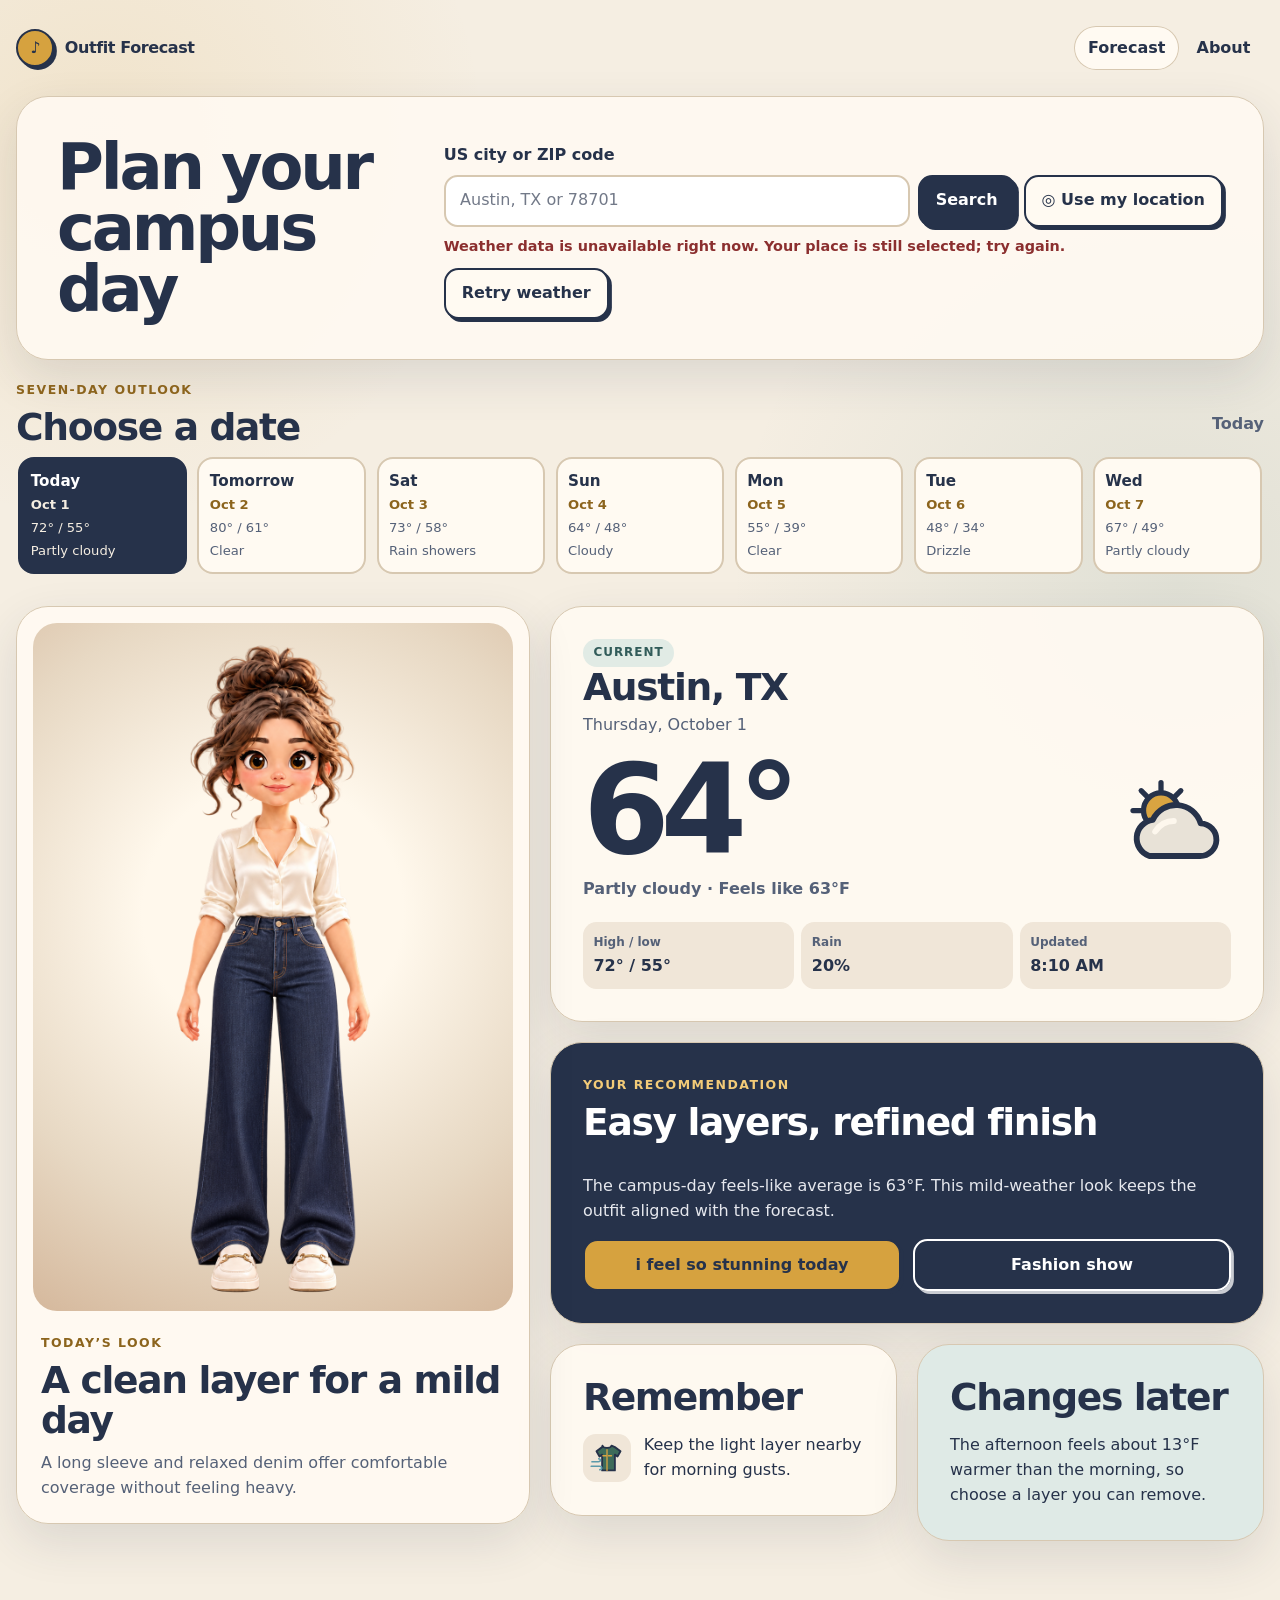
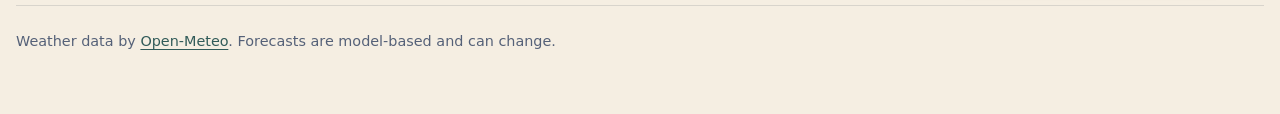
<file: index.html>
<!doctype html>
<html lang="en">
  <head>
    <meta charset="utf-8">
    <meta name="viewport" content="width=device-width, initial-scale=1">
    <meta name="theme-color" content="#f5eee2">
    <meta name="description" content="A weather-based outfit planner for US college students.">
    <title>Outfit Forecast</title>
    <link rel="stylesheet" href="styles.css">
    <script type="module" src="src/main.js"></script>
  </head>
  <body>
    <a class="skip-link" href="#main-content">Skip to the forecast</a>
    <header class="site-header">
      <a class="brand" href="index.html" aria-label="Outfit Forecast home">
        <span class="brand-mark" aria-hidden="true">♪</span>
        <span>Outfit Forecast</span>
      </a>
      <nav aria-label="Primary navigation">
        <a aria-current="page" href="index.html">Forecast</a>
        <a href="about.html">About</a>
      </nav>
    </header>

    <main class="forecast-main" id="main-content">
      <section class="control-panel" aria-labelledby="location-heading">
        <h1 class="eyebrow location-heading" id="location-heading">Plan your campus day</h1>
        <form class="location-form" id="location-form" novalidate>
          <label for="location-query">US city or ZIP code</label>
          <div class="field-row">
            <input id="location-query" name="location" autocomplete="postal-code" placeholder="Austin, TX or 78701" aria-describedby="location-message" aria-controls="location-results">
            <button class="button button-primary" type="submit">Search</button>
            <button class="button button-secondary location-button" id="use-location" type="button">
              <span aria-hidden="true">◎</span> Use my location
            </button>
          </div>
          <p class="field-message" id="location-message">Choose a place to update the seven-day outlook.</p>
          <div class="location-results" id="location-results" hidden>
            <p><strong>Select a location</strong></p>
            <div id="location-result-list" role="group" aria-label="Matching US locations"></div>
          </div>
          <button class="button button-secondary retry-button" id="retry-weather" type="button" hidden>Retry weather</button>
        </form>
      </section>

      <section class="date-section" aria-labelledby="date-heading">
        <div class="section-heading">
          <div>
            <p class="eyebrow">Seven-day outlook</p>
            <h2 id="date-heading">Choose a date</h2>
          </div>
          <p id="selected-date-label">Today</p>
        </div>
        <div class="date-strip" id="date-strip" role="group" aria-label="Forecast dates"></div>
      </section>

      <div class="forecast-layout">
        <section class="character-panel" aria-labelledby="outfit-heading">
          <div class="character-frame">
            <div class="character-stage">
              <img id="character-image" src="assets/characters/final/character-mild-b.png" alt="Character wearing a cropped camel trench, navy top, and cream trousers">
              <div class="wearable-layers" id="wearable-layers" aria-hidden="true"></div>
            </div>
            <div class="celebration-layer" id="celebration-layer" aria-hidden="true"></div>
          </div>
          <button class="button button-secondary fashion-show-mobile" id="fashion-show" data-fashion-show type="button">Fashion show</button>
          <button class="button button-celebrate affirmation-mobile" id="affirmation" data-affirmation type="button">i feel so stunning today</button>
          <p class="affirmation-feedback affirmation-feedback-mobile" id="affirmation-feedback" hidden>Stunning confirmed <span aria-hidden="true">✦</span></p>
          <div class="character-copy">
            <p class="eyebrow">Today’s look</p>
            <h2 id="outfit-heading">Polished layers for a full day</h2>
            <p id="outfit-summary">A light jacket and tailored trousers handle a mild morning without feeling heavy later.</p>
          </div>
        </section>

        <div class="forecast-details">
          <section class="weather-card" aria-labelledby="weather-heading">
            <div class="weather-place">
              <p class="status-pill" id="forecast-status">Current</p>
              <h2 id="weather-heading"><span id="place-name">Austin, TX</span></h2>
              <p id="weather-date">Thursday, October 1</p>
            </div>
            <img id="weather-icon" src="assets/icons/weather/final/partly-cloudy.svg" alt="Partly cloudy">
            <div class="temperature-block">
              <p class="temperature"><span id="temperature">64</span><span aria-hidden="true">°</span><span class="sr-only"> degrees Fahrenheit</span></p>
              <p><span id="condition">Partly cloudy</span> · Feels like <span id="feels-like">63°F</span></p>
            </div>
            <dl class="weather-facts">
              <div><dt>High / low</dt><dd id="high-low">72° / 55°</dd></div>
              <div><dt>Rain</dt><dd id="precipitation">20%</dd></div>
              <div><dt>Updated</dt><dd id="updated-time">8:10 AM</dd></div>
            </dl>
          </section>

          <section class="recommendation-card" aria-labelledby="recommendation-heading">
            <p class="eyebrow">Your recommendation</p>
            <h2 id="recommendation-heading">Easy layers, refined finish</h2>
            <p id="recommendation-copy">Start with the jacket for the cool morning. The breathable base layer will still feel comfortable as the afternoon warms.</p>
            <div class="action-row">
              <button class="button button-celebrate affirmation-desktop" id="affirmation-desktop" data-affirmation type="button">i feel so stunning today</button>
              <button class="button button-secondary fashion-show-desktop" id="fashion-show-desktop" data-fashion-show type="button">Fashion show</button>
            </div>
            <p class="affirmation-feedback" id="affirmation-feedback-desktop" hidden>Stunning confirmed <span aria-hidden="true">✦</span></p>
          </section>

          <div class="detail-grid">
            <section class="reminder-card" aria-labelledby="reminder-heading">
              <h2 id="reminder-heading">Remember</h2>
              <ul class="reminder-list" id="reminder-list">
                <li><img src="assets/icons/reminders/final/wind-layer.svg" alt=""><span>Keep the light layer nearby for morning gusts.</span></li>
              </ul>
            </section>
            <section class="changes-card" aria-labelledby="changes-heading">
              <h2 id="changes-heading">Changes later</h2>
              <p id="changes-copy">The afternoon feels about 13°F warmer than the morning, so choose a layer you can remove.</p>
            </section>
          </div>
        </div>
      </div>

    </main>

    <footer>
      <p>Weather data by <a href="https://open-meteo.com/" rel="external">Open-Meteo</a>. Forecasts are model-based and can change.</p>
    </footer>
    <div class="sr-only" id="app-status" role="status" aria-live="polite"></div>
  </body>
</html>
</file>
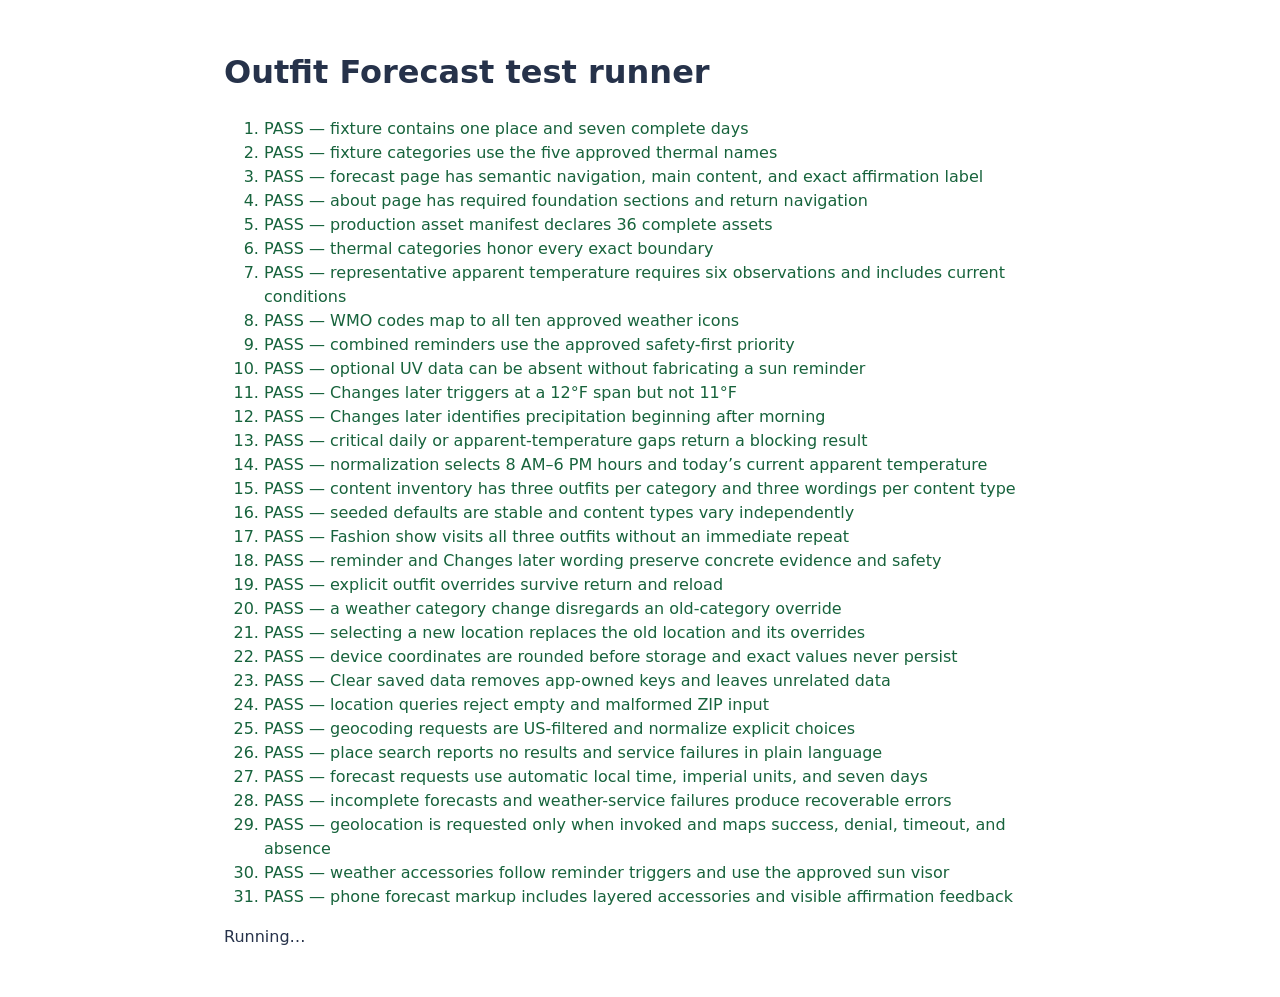
<file: tests/index.html>
<!doctype html>
<html lang="en">
  <head>
    <meta charset="utf-8">
    <meta name="test-status" content="running">
    <title>Outfit Forecast tests</title>
    <script type="module" src="test-runner.js"></script>
    <style>
      body { max-width: 52rem; margin: 3rem auto; padding: 0 1rem; font: 16px/1.5 system-ui, sans-serif; color: #26324a; }
      .pass { color: #17633c; } .fail { color: #a12424; } code { background: #eee8dc; padding: .1rem .3rem; }
    </style>
  </head>
  <body data-status="running">
    <h1>Outfit Forecast test runner</h1>
    <ol id="results"></ol>
    <p id="summary" role="status" aria-live="polite">Running…</p>
  </body>
</html>
</file>
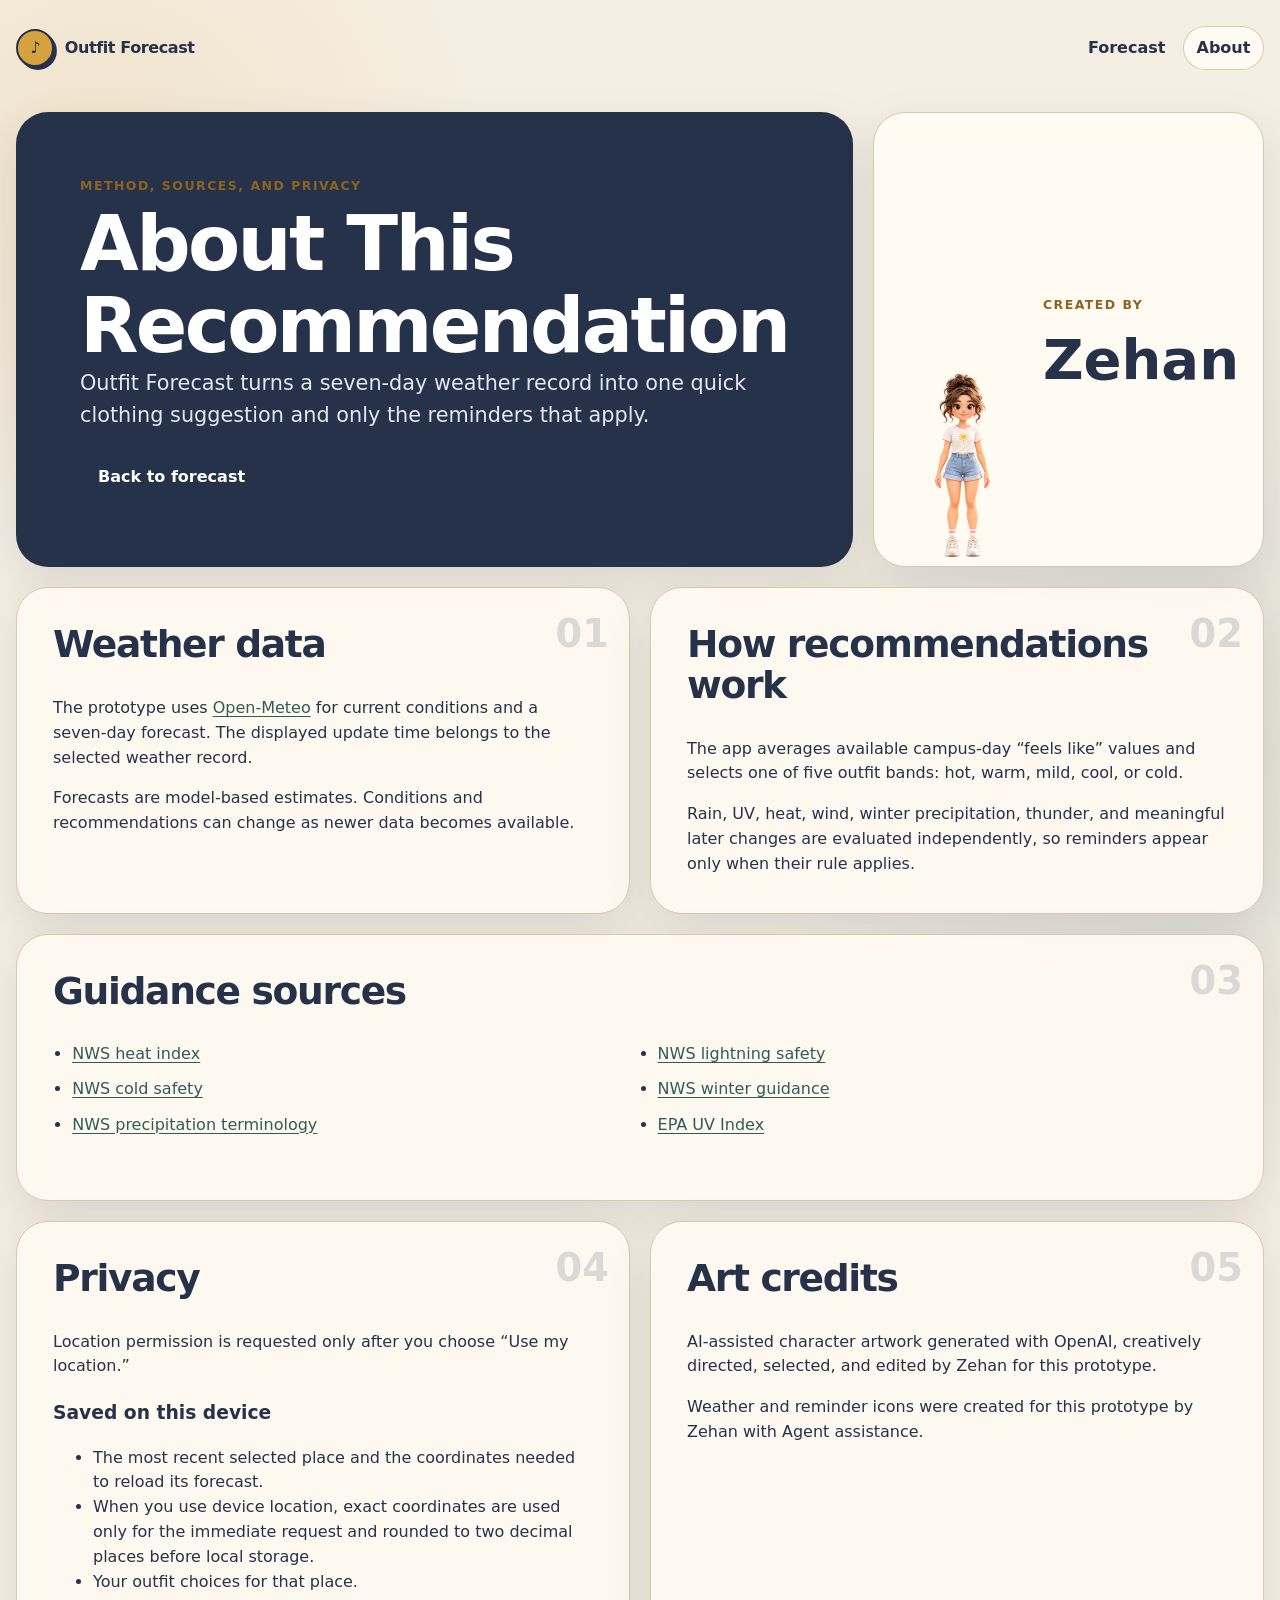
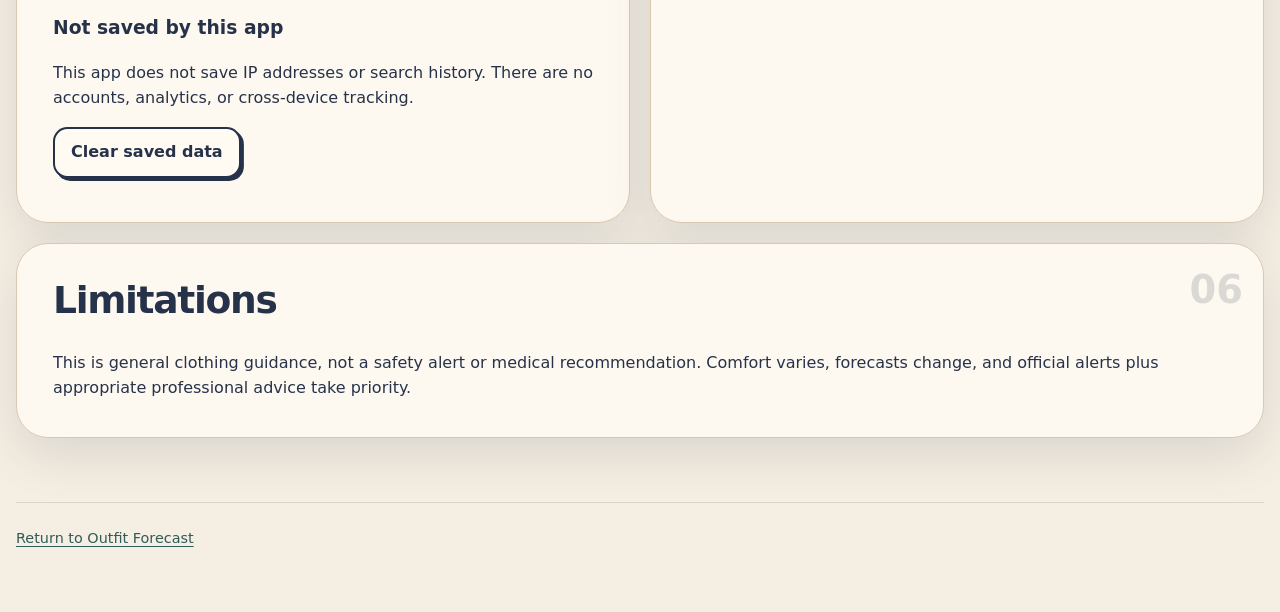
<file: about.html>
<!doctype html>
<html lang="en">
  <head>
    <meta charset="utf-8">
    <meta name="viewport" content="width=device-width, initial-scale=1">
    <meta name="theme-color" content="#f5eee2">
    <meta name="description" content="How Outfit Forecast creates weather-based clothing recommendations.">
    <title>About This Recommendation</title>
    <link rel="stylesheet" href="styles.css">
    <script type="module" src="src/about.js"></script>
  </head>
  <body>
    <a class="skip-link" href="#main-content">Skip to the information</a>
    <header class="site-header">
      <a class="brand" href="index.html" aria-label="Outfit Forecast home">
        <span class="brand-mark" aria-hidden="true">♪</span>
        <span>Outfit Forecast</span>
      </a>
      <nav aria-label="Primary navigation">
        <a href="index.html">Forecast</a>
        <a aria-current="page" href="about.html">About</a>
      </nav>
    </header>

    <main id="main-content" class="about-main">
      <header class="about-hero">
        <div>
          <p class="eyebrow">Method, sources, and privacy</p>
          <h1>About This Recommendation</h1>
          <p class="lede">Outfit Forecast turns a seven-day weather record into one quick clothing suggestion and only the reminders that apply.</p>
          <a class="button button-primary inline-button" href="index.html">Back to forecast</a>
        </div>
        <div class="creator-card">
          <img src="reference/character-master-front-transparent-v2.png" alt="The Outfit Forecast character in a casual T-shirt and shorts">
          <div><span class="eyebrow">Created by</span><strong>Zehan</strong></div>
        </div>
      </header>

      <div class="about-grid">
        <section class="info-card" aria-labelledby="data-heading">
          <span class="info-number" aria-hidden="true">01</span>
          <h2 id="data-heading">Weather data</h2>
          <p>The prototype uses <a href="https://open-meteo.com/en/docs" rel="external">Open-Meteo</a> for current conditions and a seven-day forecast. The displayed update time belongs to the selected weather record.</p>
          <p>Forecasts are model-based estimates. Conditions and recommendations can change as newer data becomes available.</p>
        </section>

        <section class="info-card" aria-labelledby="method-heading">
          <span class="info-number" aria-hidden="true">02</span>
          <h2 id="method-heading">How recommendations work</h2>
          <p>The app averages available campus-day “feels like” values and selects one of five outfit bands: hot, warm, mild, cool, or cold.</p>
          <p>Rain, UV, heat, wind, winter precipitation, thunder, and meaningful later changes are evaluated independently, so reminders appear only when their rule applies.</p>
        </section>

        <section class="info-card info-card-wide" aria-labelledby="guidance-heading">
          <span class="info-number" aria-hidden="true">03</span>
          <h2 id="guidance-heading">Guidance sources</h2>
          <ul class="link-list">
            <li><a href="https://www.weather.gov/ama/heatindex" rel="external">NWS heat index</a></li>
            <li><a href="https://www.weather.gov/safety/cold-during" rel="external">NWS cold safety</a></li>
            <li><a href="https://forecast.weather.gov/glossary.php?word=chance" rel="external">NWS precipitation terminology</a></li>
            <li><a href="https://www.weather.gov/safety/lightning-safety" rel="external">NWS lightning safety</a></li>
            <li><a href="https://www.weather.gov/media/mhx/Winter2020.pdf" rel="external">NWS winter guidance</a></li>
            <li><a href="https://www.epa.gov/sunsafety/uv-index-scale-0" rel="external">EPA UV Index</a></li>
          </ul>
        </section>

        <section class="info-card" aria-labelledby="privacy-heading">
          <span class="info-number" aria-hidden="true">04</span>
          <h2 id="privacy-heading">Privacy</h2>
          <p>Location permission is requested only after you choose “Use my location.”</p>
          <h3>Saved on this device</h3>
          <ul>
            <li>The most recent selected place and the coordinates needed to reload its forecast.</li>
            <li>When you use device location, exact coordinates are used only for the immediate request and rounded to two decimal places before local storage.</li>
            <li>Your outfit choices for that place.</li>
          </ul>
          <h3>Not saved by this app</h3>
          <p>This app does not save IP addresses or search history. There are no accounts, analytics, or cross-device tracking.</p>
          <button class="button button-secondary" id="clear-data" type="button">Clear saved data</button>
          <p class="field-message" id="clear-status" role="status" aria-live="polite"></p>
        </section>

        <section class="info-card" aria-labelledby="credits-heading">
          <span class="info-number" aria-hidden="true">05</span>
          <h2 id="credits-heading">Art credits</h2>
          <p>AI-assisted character artwork generated with OpenAI, creatively directed, selected, and edited by Zehan for this prototype.</p>
          <p>Weather and reminder icons were created for this prototype by Zehan with Agent assistance.</p>
        </section>

        <section class="info-card info-card-wide" aria-labelledby="limits-heading">
          <span class="info-number" aria-hidden="true">06</span>
          <h2 id="limits-heading">Limitations</h2>
          <p>This is general clothing guidance, not a safety alert or medical recommendation. Comfort varies, forecasts change, and official alerts plus appropriate professional advice take priority.</p>
        </section>
      </div>
    </main>

    <footer><p><a href="index.html">Return to Outfit Forecast</a></p></footer>
  </body>
</html>
</file>
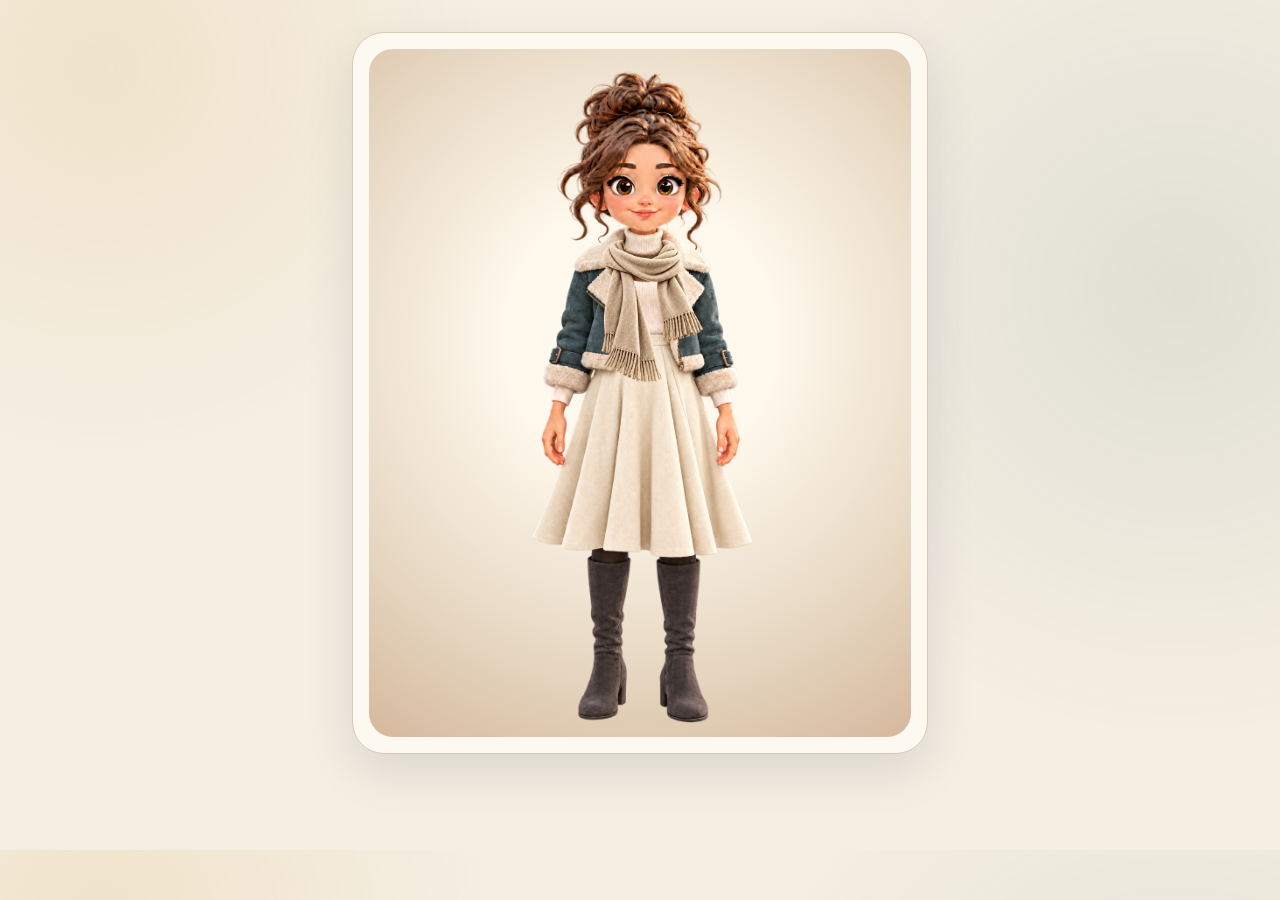
<file: tests/accessory-preview.html>
<!doctype html>
<html lang="en">
  <head>
    <meta charset="utf-8">
    <meta name="viewport" content="width=device-width, initial-scale=1">
    <title>Cold accessory alignment preview</title>
    <link rel="stylesheet" href="../styles.css">
    <style>
      body { padding-block: 2rem; }
      main { width: min(calc(100% - 2rem), 36rem); }
    </style>
  </head>
  <body>
    <main>
      <section class="character-panel" aria-label="Cold accessory alignment preview">
        <div class="character-frame">
          <div class="character-stage">
            <img id="character-image" src="../assets/characters/final/character-cold-c.png" alt="Character in a cold-weather outfit">
            <div class="wearable-layers" aria-hidden="true">
              <img class="accessory-layer accessory-cold-wind-scarf" src="../assets/accessories/final/cold-wind-scarf.png" alt="">
            </div>
          </div>
        </div>
      </section>
    </main>
  </body>
</html>
</file>
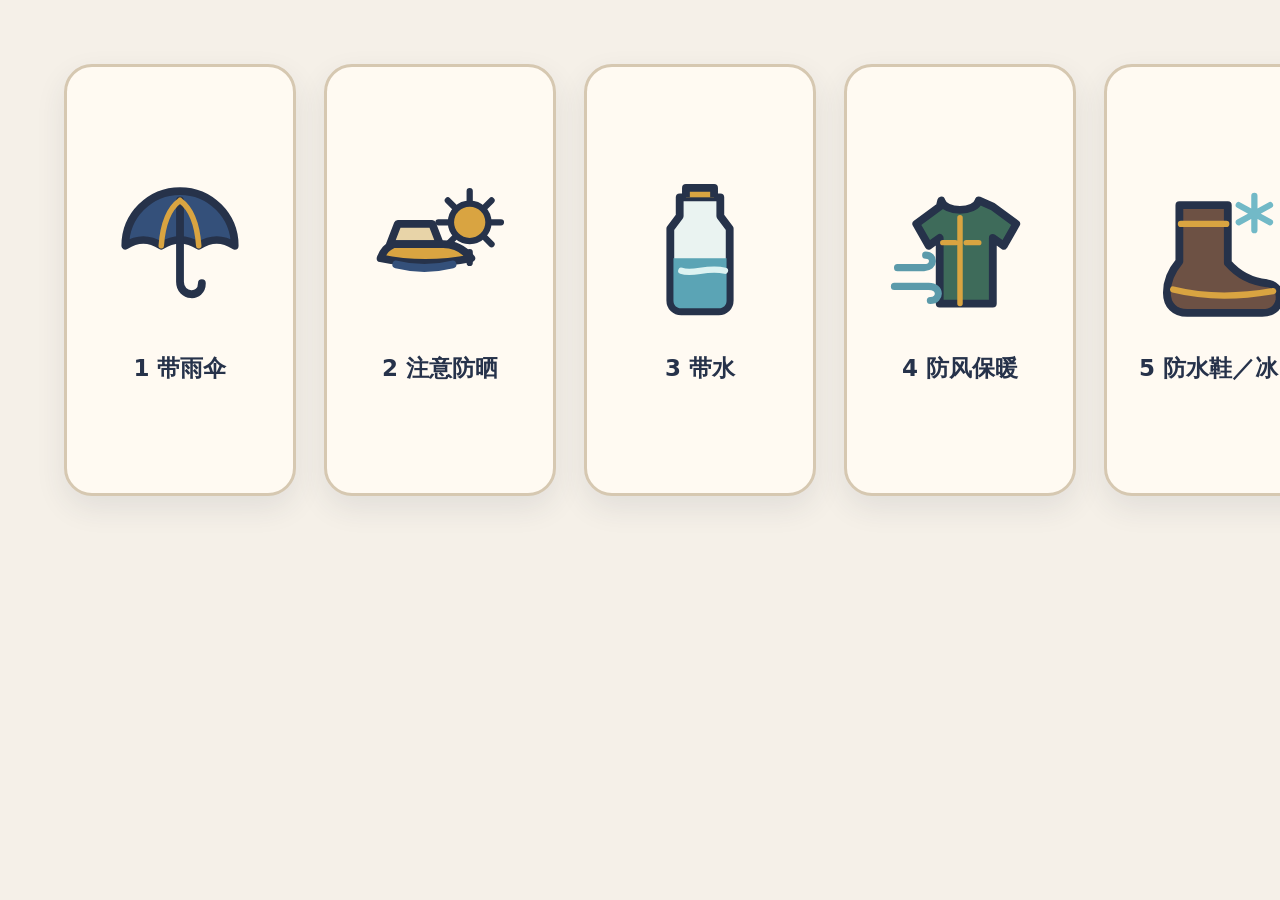
<file: assets/icons/reminders/candidates/batch-01/preview.html>
<!doctype html>
<html lang="zh-CN">
<meta charset="utf-8">
<style>
  * { box-sizing: border-box; }
  body { margin: 0; background: #f5f0e8; color: #26324a; font: 600 23px/1.2 system-ui, sans-serif; }
  main { width: 1400px; height: 560px; padding: 64px; display: grid; grid-template-columns: repeat(5, 1fr); gap: 28px; }
  figure { margin: 0; display: grid; place-items: center; align-content: center; gap: 28px; background: #fffaf2; border: 3px solid #d6c8b1; border-radius: 28px; box-shadow: 0 12px 30px #26324a18; }
  img { width: 150px; height: 150px; }
  figcaption { text-align: center; padding: 0 8px; }
</style>
<main>
  <figure><img src="umbrella.svg"><figcaption>1 带雨伞</figcaption></figure>
  <figure><img src="sun-protection.svg"><figcaption>2 注意防晒</figcaption></figure>
  <figure><img src="water.svg"><figcaption>3 带水</figcaption></figure>
  <figure><img src="wind-layer.svg"><figcaption>4 防风保暖</figcaption></figure>
  <figure><img src="waterproof-footwear.svg"><figcaption>5 防水鞋／冰雪</figcaption></figure>
</main>
</html>
</file>
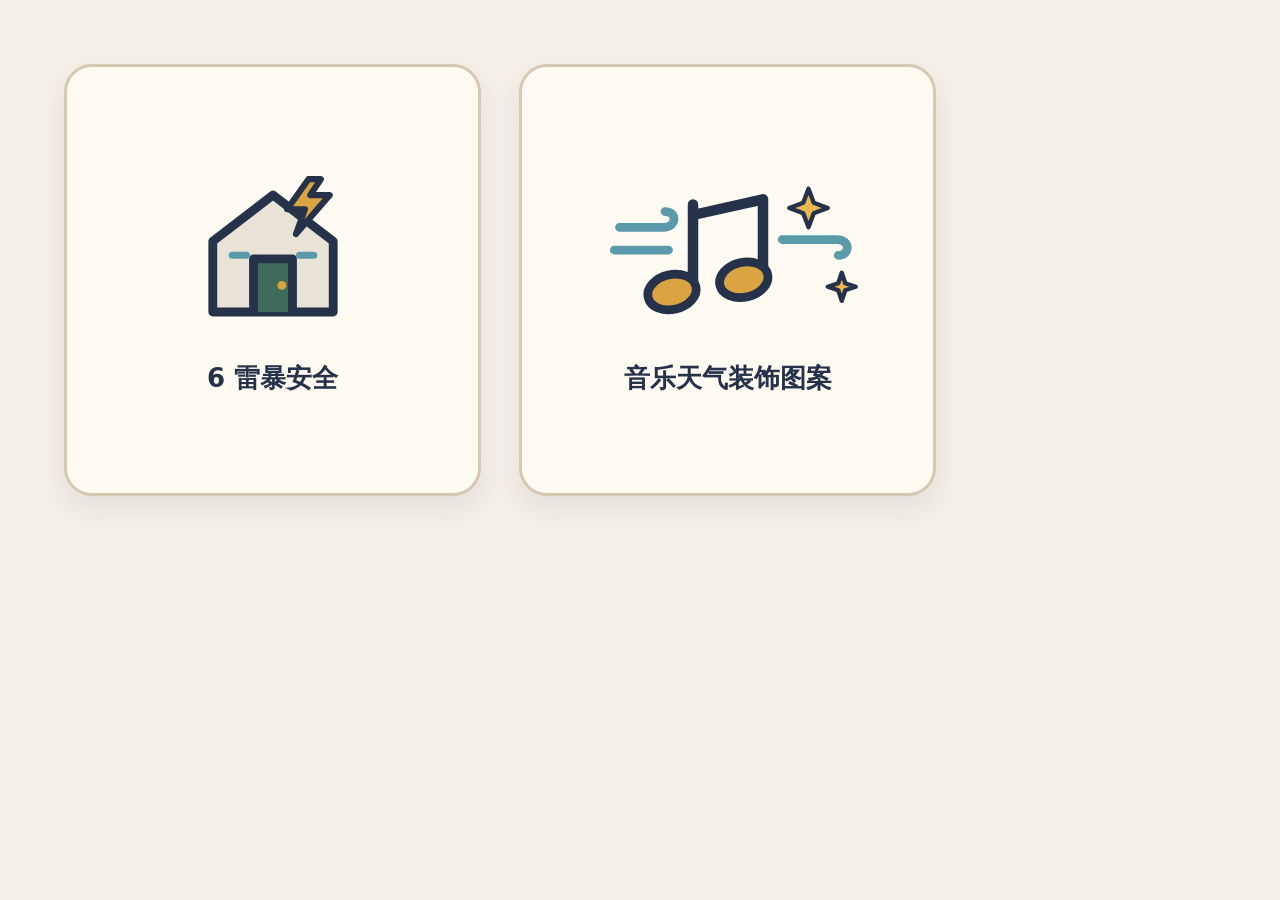
<file: assets/icons/reminders/candidates/batch-02/preview.html>
<!doctype html>
<html lang="zh-CN">
<meta charset="utf-8">
<style>
  * { box-sizing: border-box; }
  body { margin: 0; background: #f5f0e8; color: #26324a; font: 600 26px/1.2 system-ui, sans-serif; }
  main { width: 1000px; height: 560px; padding: 64px; display: grid; grid-template-columns: repeat(2, 1fr); gap: 38px; }
  figure { margin: 0; display: grid; place-items: center; align-content: center; gap: 28px; background: #fffaf2; border: 3px solid #d6c8b1; border-radius: 28px; box-shadow: 0 12px 30px #26324a18; }
  img.icon { width: 170px; height: 170px; }
  img.motif { width: 280px; height: 170px; }
  figcaption { text-align: center; }
</style>
<main>
  <figure><img class="icon" src="thunder-safety.svg"><figcaption>6 雷暴安全</figcaption></figure>
  <figure><img class="motif" src="../../../../motif/candidates/batch-01/music-weather-motif.svg"><figcaption>音乐天气装饰图案</figcaption></figure>
</main>
</html>
</file>
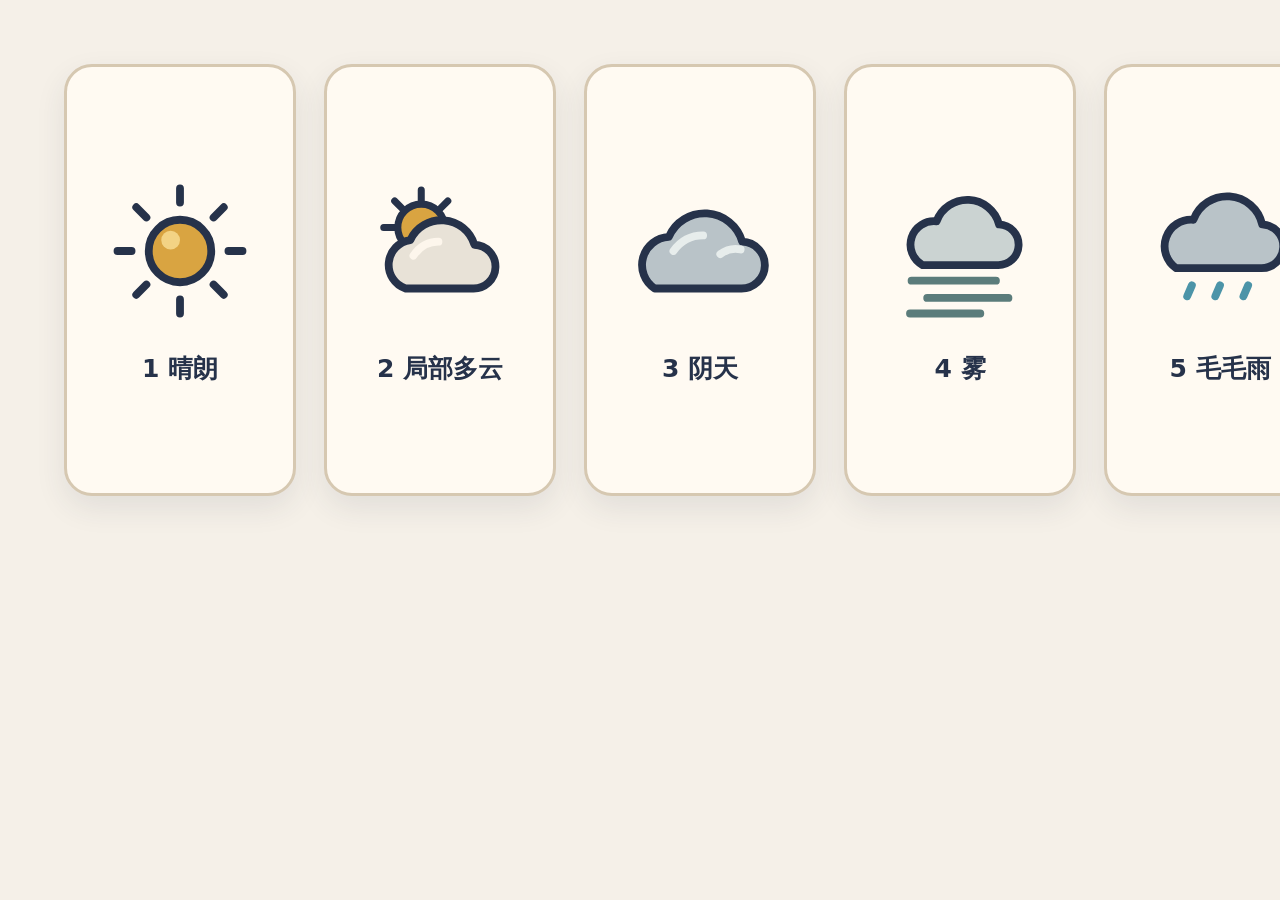
<file: assets/icons/weather/candidates/batch-01/preview.html>
<!doctype html>
<html lang="zh-CN">
<meta charset="utf-8">
<style>
  * { box-sizing: border-box; }
  body { margin: 0; background: #f5f0e8; color: #26324a; font: 600 25px/1.2 system-ui, sans-serif; }
  main { width: 1400px; height: 560px; padding: 64px; display: grid; grid-template-columns: repeat(5, 1fr); gap: 28px; }
  figure { margin: 0; display: grid; place-items: center; align-content: center; gap: 28px; background: #fffaf2; border: 3px solid #d6c8b1; border-radius: 28px; box-shadow: 0 12px 30px #26324a18; }
  img { width: 150px; height: 150px; }
  figcaption { text-align: center; }
</style>
<main>
  <figure><img src="clear.svg"><figcaption>1 晴朗</figcaption></figure>
  <figure><img src="partly-cloudy.svg"><figcaption>2 局部多云</figcaption></figure>
  <figure><img src="cloudy.svg"><figcaption>3 阴天</figcaption></figure>
  <figure><img src="fog.svg"><figcaption>4 雾</figcaption></figure>
  <figure><img src="drizzle.svg"><figcaption>5 毛毛雨</figcaption></figure>
</main>
</html>
</file>
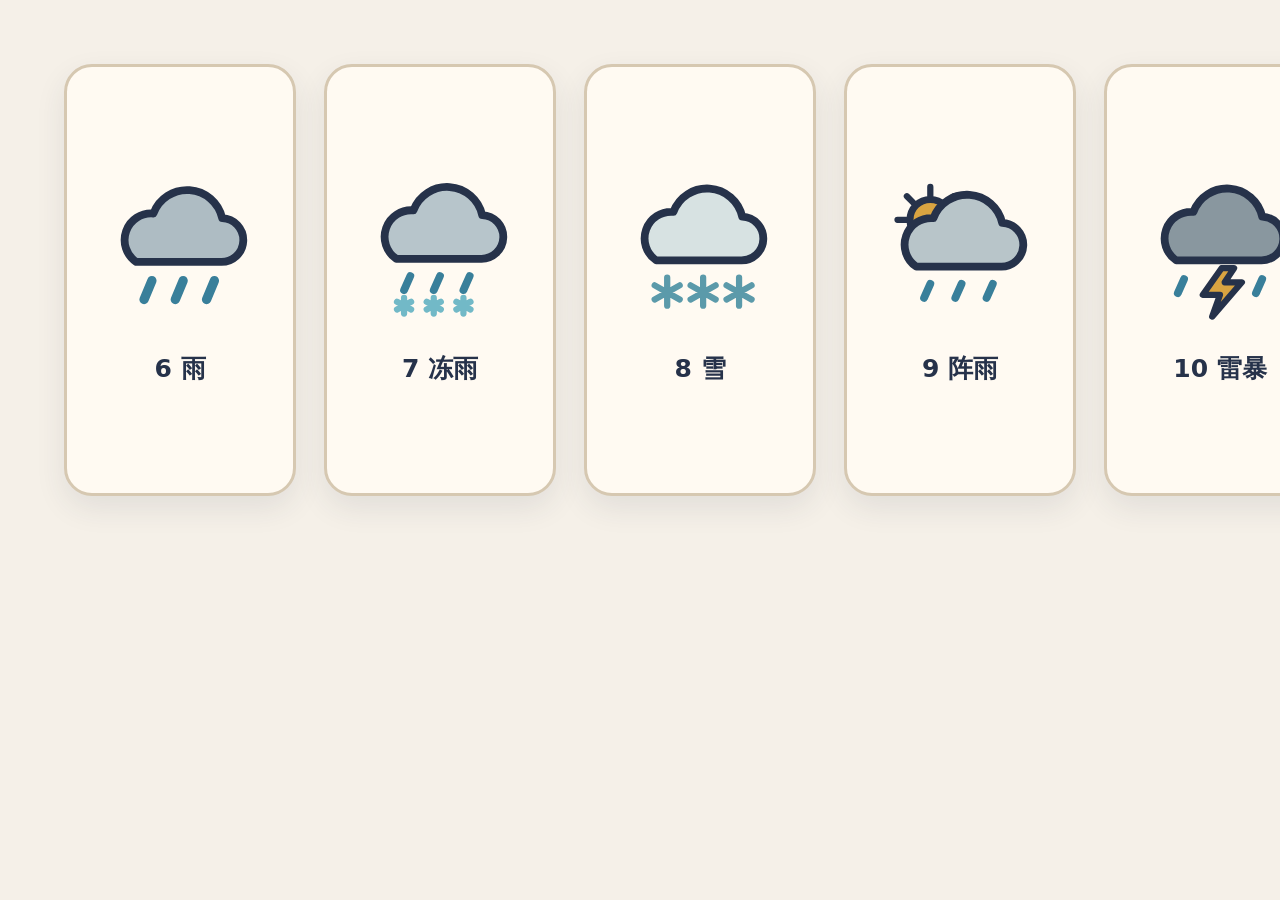
<file: assets/icons/weather/candidates/batch-02/preview.html>
<!doctype html>
<html lang="zh-CN">
<meta charset="utf-8">
<style>
  * { box-sizing: border-box; }
  body { margin: 0; background: #f5f0e8; color: #26324a; font: 600 25px/1.2 system-ui, sans-serif; }
  main { width: 1400px; height: 560px; padding: 64px; display: grid; grid-template-columns: repeat(5, 1fr); gap: 28px; }
  figure { margin: 0; display: grid; place-items: center; align-content: center; gap: 28px; background: #fffaf2; border: 3px solid #d6c8b1; border-radius: 28px; box-shadow: 0 12px 30px #26324a18; }
  img { width: 150px; height: 150px; }
  figcaption { text-align: center; }
</style>
<main>
  <figure><img src="rain.svg"><figcaption>6 雨</figcaption></figure>
  <figure><img src="freezing-rain.svg"><figcaption>7 冻雨</figcaption></figure>
  <figure><img src="snow.svg"><figcaption>8 雪</figcaption></figure>
  <figure><img src="showers.svg"><figcaption>9 阵雨</figcaption></figure>
  <figure><img src="thunder.svg"><figcaption>10 雷暴</figcaption></figure>
</main>
</html>
</file>
<file: styles.css>
:root {
  color-scheme: light;
  --ink: #26324a;
  --ink-soft: #556178;
  --cream: #f5eee2;
  --paper: #fffaf2;
  --paper-strong: #ffffff;
  --line: #d7c8b1;
  --gold: #d6a23f;
  --gold-dark: #8c641d;
  --teal: #477a78;
  --teal-dark: #315b59;
  --rose: #9c5363;
  --shadow: 0 18px 48px rgba(38, 50, 74, 0.12);
  --radius-large: 2rem;
  --radius-medium: 1.25rem;
  --content-width: 90rem;
}

* { box-sizing: border-box; }

html { scroll-behavior: smooth; }

body {
  margin: 0;
  min-width: 20rem;
  background:
    radial-gradient(circle at 8% 8%, rgba(214, 162, 63, 0.14), transparent 24rem),
    radial-gradient(circle at 92% 34%, rgba(71, 122, 120, 0.12), transparent 28rem),
    var(--cream);
  color: var(--ink);
  font-family: Inter, ui-sans-serif, system-ui, -apple-system, BlinkMacSystemFont, "Segoe UI", sans-serif;
  line-height: 1.55;
}

img { display: block; max-width: 100%; }

a { color: var(--teal-dark); text-underline-offset: 0.2em; }

button, input { font: inherit; }

button, a { -webkit-tap-highlight-color: transparent; }

:focus-visible {
  outline: 0.22rem solid #116b84;
  outline-offset: 0.18rem;
}

.skip-link {
  position: fixed;
  z-index: 100;
  top: 0.75rem;
  left: 0.75rem;
  padding: 0.75rem 1rem;
  border-radius: 0.75rem;
  background: var(--ink);
  color: white;
  transform: translateY(-160%);
}

.skip-link:focus { transform: none; }

.sr-only {
  position: absolute;
  width: 1px;
  height: 1px;
  padding: 0;
  margin: -1px;
  overflow: hidden;
  clip: rect(0, 0, 0, 0);
  white-space: nowrap;
  border: 0;
}

.site-header {
  width: min(calc(100% - 2rem), var(--content-width));
  min-height: 4.75rem;
  margin: 0 auto;
  display: flex;
  align-items: center;
  justify-content: space-between;
  gap: 1rem;
}

.brand {
  min-height: 2.75rem;
  display: inline-flex;
  align-items: center;
  gap: 0.65rem;
  color: var(--ink);
  font-weight: 850;
  letter-spacing: -0.025em;
  text-decoration: none;
}

.brand-mark {
  width: 2.4rem;
  height: 2.4rem;
  display: grid;
  place-items: center;
  border: 2px solid var(--ink);
  border-radius: 50%;
  background: var(--gold);
  box-shadow: 0.18rem 0.18rem 0 var(--ink);
}

nav { display: flex; gap: 0.25rem; }

nav a {
  min-height: 2.75rem;
  display: inline-flex;
  align-items: center;
  padding: 0.55rem 0.85rem;
  border-radius: 999px;
  color: var(--ink);
  font-weight: 750;
  text-decoration: none;
}

nav a[aria-current="page"] { background: var(--paper); box-shadow: inset 0 0 0 1px var(--line); }

main, footer { width: min(calc(100% - 2rem), var(--content-width)); margin-inline: auto; }

main { padding-bottom: 4rem; }

.forecast-main {
  display: grid;
  grid-template-areas:
    "control"
    "weather"
    "character"
    "dates"
    "recommendation"
    "details";
  gap: 1.25rem;
}

footer {
  padding: 1.5rem 0 3rem;
  border-top: 1px solid rgba(38, 50, 74, 0.14);
  color: var(--ink-soft);
  font-size: 0.9rem;
}

h1, h2, p { margin-top: 0; }

h1, h2 { line-height: 1.08; letter-spacing: -0.035em; }

h1 { margin-bottom: 0; font-size: clamp(2rem, 6vw, 4.75rem); }

h2 { font-size: clamp(1.45rem, 3vw, 2.35rem); }

.eyebrow {
  margin-bottom: 0.45rem;
  color: var(--gold-dark);
  font-size: 0.78rem;
  font-weight: 850;
  letter-spacing: 0.12em;
  text-transform: uppercase;
}

.lede { max-width: 42rem; color: var(--ink-soft); font-size: clamp(1.05rem, 2.3vw, 1.3rem); }

.control-panel {
  grid-area: control;
  padding: clamp(1.25rem, 4vw, 2.5rem);
  display: grid;
  gap: 1.25rem;
  border: 1px solid var(--line);
  border-radius: var(--radius-large);
  background: rgba(255, 250, 242, 0.9);
  box-shadow: var(--shadow);
}

.location-heading {
  position: absolute;
  width: 1px;
  height: 1px;
  padding: 0;
  margin: -1px;
  overflow: hidden;
  clip: rect(0, 0, 0, 0);
  white-space: nowrap;
  border: 0;
}

.location-form label { display: block; margin-bottom: 0.45rem; font-weight: 800; }

.field-row { display: flex; flex-wrap: wrap; gap: 0.5rem; }
.field-row input { flex: 1 1 14rem; }
.field-row .button { flex: 0 0 auto; }

input {
  width: 100%;
  min-height: 3rem;
  padding: 0.72rem 0.9rem;
  border: 2px solid var(--line);
  border-radius: 0.85rem;
  background: var(--paper-strong);
  color: var(--ink);
}

input::placeholder { color: #727988; }

.field-message { margin: 0.5rem 0 0; color: var(--ink-soft); font-size: 0.9rem; }
.field-message[data-state="error"] { color: #8b2f2f; font-weight: 750; }
.location-results { margin-top: 0.75rem; padding: 0.75rem; border: var(--line); border-radius: 0.8rem; background: var(--paper); }
.location-results p { margin: 0 0 0.4rem; }
.location-result-button { display: flex; width: 100%; min-height: 2.75rem; align-items: center; justify-content: space-between; gap: 0.75rem; border: 0; border-top: 1px solid rgba(27, 43, 69, 0.16); background: transparent; color: var(--ink); text-align: left; cursor: pointer; }
.location-result-button:first-child { border-top: 0; }
.location-result-button span { color: var(--ink-soft); font-size: 0.82rem; }
.retry-button { margin-top: 0.7rem; }
.button[aria-disabled="true"], input[readonly] { cursor: wait; opacity: 0.65; transform: none; }

.button {
  min-height: 2.9rem;
  padding: 0.7rem 1rem;
  border: 2px solid var(--ink);
  border-radius: 0.9rem;
  background: transparent;
  color: var(--ink);
  font-weight: 820;
  cursor: pointer;
  box-shadow: 0.18rem 0.18rem 0 var(--ink);
}

.button:hover { transform: translateY(-1px); }
.button:active { transform: translate(0.12rem, 0.12rem); box-shadow: none; }
.button-primary { background: var(--ink); color: white; }
.button-secondary { background: var(--paper); }
.button-celebrate { background: var(--gold); }
.inline-button { display: inline-flex; align-items: center; text-decoration: none; }
.location-button { justify-self: start; }

.date-section { grid-area: dates; min-width: 0; max-width: 100%; overflow-x: clip; }

.section-heading { display: flex; align-items: end; justify-content: space-between; gap: 1rem; }
.section-heading h2 { margin-bottom: 0.35rem; }
.section-heading > p { color: var(--ink-soft); font-weight: 750; }

.date-strip {
  width: 100%;
  min-width: 0;
  max-width: 100%;
  padding: 0.25rem 0.15rem 0.75rem;
  display: grid;
  grid-auto-columns: minmax(5.25rem, 1fr);
  grid-auto-flow: column;
  gap: 0.65rem;
  overflow-x: auto;
  contain: inline-size;
  scroll-snap-type: x proximity;
}

.date-button {
  min-height: 6.4rem;
  padding: 0.65rem;
  display: grid;
  justify-items: start;
  gap: 0.15rem;
  scroll-snap-align: start;
  border: 2px solid var(--line);
  border-radius: 1rem;
  background: var(--paper);
  color: var(--ink);
  cursor: pointer;
}

.date-button strong { font-size: 0.95rem; }
.date-button span { color: var(--ink-soft); font-size: 0.82rem; }
.date-button .date-calendar { color: var(--gold-dark); font-weight: 800; }
.date-button[aria-pressed="true"] { border-color: var(--ink); background: var(--ink); color: white; }
.date-button[aria-pressed="true"] span { color: #f5eee2; }

.forecast-layout, .forecast-details { display: contents; }

.character-panel, .weather-card, .recommendation-card, .reminder-card, .changes-card, .info-card {
  border: 1px solid var(--line);
  border-radius: var(--radius-large);
  background: rgba(255, 250, 242, 0.94);
  box-shadow: var(--shadow);
}

.character-panel { grid-area: character; padding: 1rem; overflow: hidden; }

.character-frame {
  position: relative;
  min-height: 28rem;
  display: grid;
  place-items: end center;
  border-radius: calc(var(--radius-large) - 0.5rem);
  background: radial-gradient(circle at 50% 42%, #fff8ec 0 28%, #e7d8c3 68%, #d5b89c 100%);
  overflow: hidden;
}

.character-stage {
  position: relative;
  width: min(100%, 28rem);
  aspect-ratio: 2 / 3;
  flex: none;
}
.character-stage > #character-image,
.wearable-layers,
.wearable-layers img { position: absolute; inset: 0; width: 100%; height: 100%; }
.character-stage > #character-image,
.wearable-layers img { object-fit: contain; object-position: center bottom; }
.wearable-layers { pointer-events: none; }
.wearable-layers .accessory-sun-visor {
  transform: translate(1.5%, -10%) scale(0.4);
  transform-origin: 50% 22%;
}
.wearable-layers .accessory-umbrella {
  transform: translate(12%, 20%) scale(0.54);
  transform-origin: 67% 56%;
}
.wearable-layers .accessory-cold-wind-scarf {
  inset: 0;
  transform: translateY(6%) scale(0.42);
  transform-origin: 50% 26%;
}
.celebration-layer {
  position: absolute;
  inset: 0;
  z-index: 3;
  overflow: hidden;
  pointer-events: none;
  opacity: 0;
}
.celebration-layer::before {
  content: "";
  position: absolute;
  inset: 0;
  opacity: 0;
  background: linear-gradient(180deg, rgba(255, 255, 255, 0.62), rgba(221, 225, 239, 0.2) 40%, transparent 78%);
}
.celebration-layer.is-celebrating { animation: fairy-glow 6.2s ease-out both; }
.celebration-layer.is-celebrating::before { animation: fairy-sheen 6.2s ease-out both; }
.fairy-particle {
  --fairy-size: 0.5rem;
  --fairy-x: 50%;
  --fairy-delay: 0s;
  --fairy-drift: 0rem;
  --fairy-duration: 3.6s;
  position: absolute;
  top: -12%;
  left: var(--fairy-x);
  width: var(--fairy-size);
  aspect-ratio: 1;
  background: #ffffff;
  clip-path: polygon(50% 0, 61% 38%, 100% 50%, 61% 62%, 50% 100%, 39% 62%, 0 50%, 39% 38%);
  filter: drop-shadow(0 0 0.18rem #ffffff) drop-shadow(0 0 0.48rem #e4e8f4) drop-shadow(0 0 0.8rem #b9c2dc);
  mix-blend-mode: screen;
  opacity: 0;
}
.fairy-particle.fairy-orb { border-radius: 50%; background: radial-gradient(circle, #ffffff 0 18%, #d7dce9 34%, rgba(255,255,255,0) 72%); clip-path: none; }
.is-celebrating .fairy-particle { animation: fairy-fall var(--fairy-duration) cubic-bezier(0.18, 0.62, 0.35, 1) var(--fairy-delay) both; }
.fashion-show-mobile { width: 100%; margin-top: 0.9rem; }
.affirmation-mobile { width: 100%; margin-top: 0.75rem; }
.affirmation-feedback-mobile { margin-inline: auto; }
.fashion-show-desktop, .affirmation-desktop { display: none; }
.character-copy { padding: 1.4rem 0.5rem 0.4rem; }
.character-copy h2 { margin-bottom: 0.65rem; }
.character-copy p:last-child { margin-bottom: 0; color: var(--ink-soft); }

.weather-card, .recommendation-card, .reminder-card, .changes-card { padding: clamp(1.25rem, 4vw, 2rem); }

.weather-card {
  grid-area: weather;
  display: grid;
  grid-template-columns: minmax(0, 1fr) auto;
  gap: 1rem;
}

.weather-card > img {
  grid-column: 2;
  grid-row: 2;
  align-self: center;
  width: clamp(5.75rem, 22vw, 8rem);
}
.weather-place { grid-column: 1 / -1; }
.weather-place h2 { margin-bottom: 0.35rem; }
.weather-place p { margin-bottom: 0; color: var(--ink-soft); }

.status-pill {
  width: fit-content;
  padding: 0.3rem 0.65rem;
  border-radius: 999px;
  background: #e1ebe5;
  color: var(--teal-dark) !important;
  font-size: 0.75rem;
  font-weight: 850;
  letter-spacing: 0.08em;
  text-transform: uppercase;
}

.temperature-block { grid-column: 1; grid-row: 2; min-width: 0; align-self: center; }
.temperature { margin-bottom: 0; font-size: clamp(4.4rem, 18vw, 7.8rem); font-weight: 900; line-height: 0.9; letter-spacing: -0.075em; }
.temperature-block > p:last-child { margin: 0.7rem 0 0; color: var(--ink-soft); font-weight: 700; }

.weather-facts { grid-column: 1 / -1; margin: 0.25rem 0 0; display: grid; grid-template-columns: repeat(3, minmax(0, 1fr)); gap: 0.45rem; }
.weather-facts div { min-width: 0; padding: 0.65rem; border-radius: 0.85rem; background: #f0e6d8; }
.weather-facts dt { color: var(--ink-soft); font-size: 0.75rem; font-weight: 750; }
.weather-facts dd { margin: 0.2rem 0 0; font-size: clamp(0.82rem, 3vw, 1rem); font-weight: 850; white-space: nowrap; }

.recommendation-card { grid-area: recommendation; background: var(--ink); color: white; }
.recommendation-card .eyebrow { color: #f3cb78; }
.recommendation-card p:not(.eyebrow) { color: #e6e8ee; }
.action-row { display: none; gap: 0.75rem; }
.recommendation-card .button-secondary { background: transparent; border-color: white; color: white; box-shadow: 0.18rem 0.18rem 0 rgba(255,255,255,.75); }
.affirmation-feedback { width: fit-content; margin: 1rem 0 0; padding: 0.55rem 0.8rem; border-radius: 999px; background: #fff4d4; color: var(--ink) !important; font-weight: 850; animation: celebrate-in 420ms ease-out both; }

@keyframes celebrate-in {
  0% { opacity: 0; transform: translateY(0.5rem) scale(0.92); }
  70% { transform: translateY(-0.1rem) scale(1.04); }
  100% { opacity: 1; transform: translateY(0) scale(1); }
}

@keyframes fairy-glow {
  0%, 100% { opacity: 0; background: rgba(224, 228, 240, 0); }
  10%, 86% { opacity: 1; background: rgba(224, 228, 240, 0.16); }
}

@keyframes fairy-sheen {
  0%, 100% { opacity: 0; }
  10% { opacity: 0.9; }
  32%, 78% { opacity: 0.32; }
}

@keyframes fairy-fall {
  0% { opacity: 0; transform: translate3d(0, -3rem, 0) scale(0.25) rotate(0); }
  8% { opacity: 1; }
  18% { opacity: 0.28; }
  28% { opacity: 1; }
  42% { opacity: 0.38; }
  58% { opacity: 1; transform: translate3d(var(--fairy-drift), 52vh, 0) scale(1.25) rotate(150deg); }
  72% { opacity: 0.32; }
  84% { opacity: 1; }
  100% { opacity: 0; transform: translate3d(var(--fairy-drift), 110vh, 0) scale(0.65) rotate(320deg); }
}

.detail-grid { grid-area: details; display: grid; align-items: start; gap: 1.25rem; }
.reminder-card h2, .changes-card h2 { margin-bottom: 1rem; }
.reminder-list { margin: 0; padding: 0; display: grid; gap: 0.85rem; list-style: none; }
.reminder-list li { display: grid; grid-template-columns: 3rem 1fr; align-items: center; gap: 0.8rem; }
.reminder-list img { width: 3rem; height: 3rem; padding: 0.35rem; border-radius: 0.8rem; background: #f0e6d8; }
.reminder-card.is-empty { padding-block: 0.9rem; }
.reminder-card.is-empty h2 { margin-bottom: 0.35rem; font-size: 1.2rem; }
.reminder-card.is-empty .reminder-empty { display: block; width: 100%; color: var(--ink-soft); font-size: 0.82rem; line-height: 1.35; white-space: nowrap; }
.changes-card { background: #dfeae6; }
.changes-card p { margin-bottom: 0; }

.about-main { padding-top: 1rem; }
.about-hero { display: grid; gap: 1.25rem; align-items: stretch; }
.about-hero > div:first-child { padding: clamp(1.5rem, 5vw, 4rem); border-radius: var(--radius-large); background: var(--ink); color: white; box-shadow: var(--shadow); }
.about-hero .lede { color: #e4e7ed; }

.creator-card {
  min-height: 14rem;
  padding: 1rem 1.5rem 0;
  display: grid;
  grid-template-columns: minmax(7rem, 11rem) 1fr;
  align-items: end;
  gap: 1rem;
  border: 1px solid var(--line);
  border-radius: var(--radius-large);
  background: var(--paper);
  overflow: hidden;
  box-shadow: var(--shadow);
}

.creator-card img { max-height: 15rem; object-fit: contain; object-position: bottom; }
.creator-card div { align-self: center; }
.creator-card strong { display: block; font-size: clamp(2rem, 5vw, 3.5rem); }

.about-grid { margin-top: 1.25rem; display: grid; gap: 1.25rem; }
.info-card { position: relative; padding: clamp(1.4rem, 4vw, 2.25rem); overflow: hidden; }
.info-card h2 { padding-right: 3rem; }
.info-number { position: absolute; right: 1.25rem; top: 1rem; color: rgba(38, 50, 74, 0.16); font-size: 2.4rem; font-weight: 900; }
.info-card p:last-child { margin-bottom: 0; }
.link-list { padding-left: 1.2rem; columns: 1; }
.link-list li { margin-bottom: 0.65rem; break-inside: avoid; }

@media (min-width: 48rem) {
  .control-panel { grid-template-columns: minmax(12rem, 0.8fr) minmax(20rem, 1.3fr); align-items: end; }
  .location-heading {
    position: static;
    width: auto;
    height: auto;
    max-width: 9ch;
    margin: 0;
    overflow: visible;
    clip: auto;
    color: var(--ink);
    font-size: clamp(2.5rem, 5vw, 4.75rem);
    font-weight: 900;
    line-height: 0.95;
    letter-spacing: -0.05em;
    text-transform: none;
    white-space: normal;
  }
  .date-strip { grid-auto-flow: unset; grid-template-columns: repeat(7, 1fr); overflow: visible; }
  .detail-grid { grid-template-columns: 1fr 1fr; }
  .about-hero { grid-template-columns: 1.5fr 1fr; }
  .about-grid { grid-template-columns: 1fr 1fr; }
  .info-card-wide { grid-column: 1 / -1; }
  .link-list { columns: 2; }
}

@media (min-width: 64rem) {
  .site-header { min-height: 6rem; }
  .forecast-main {
    grid-template-columns: minmax(24rem, 0.9fr) minmax(32rem, 1.25fr);
    grid-template-areas:
      "control control"
      "dates dates"
      "character weather"
      "character recommendation"
      "character details";
    align-items: start;
  }
  .control-panel { grid-template-columns: minmax(15rem, 0.8fr) minmax(30rem, 1.7fr); }
  .character-panel { position: sticky; top: 1rem; }
  .fashion-show-mobile { display: none; }
  .affirmation-mobile, .affirmation-feedback-mobile { display: none; }
  .fashion-show-desktop { display: block; }
  .affirmation-desktop { display: block; }
  .fairy-mobile-extra { display: none; }
  .action-row { display: grid; grid-template-columns: 1fr 1fr; }
  .character-frame { min-height: 43rem; }
  .weather-card { align-items: center; }
  .weather-card > img { width: 7rem; }
  .about-grid { grid-template-columns: repeat(2, 1fr); }
}

@media (max-width: 63.99rem) {
  .celebration-layer { filter: saturate(0.55) brightness(1.4); }
  .fairy-particle { filter: drop-shadow(0 0 0.24rem #fff) drop-shadow(0 0 0.65rem #d9deed) drop-shadow(0 0 1rem #aeb9d5); }
}

@media (max-width: 47.99rem) {
  .recommendation-card { display: none; }
  .control-panel { padding: 1rem; gap: 0.65rem; border-radius: var(--radius-medium); }
  .control-panel .eyebrow { margin-bottom: 0; }
  #use-location { display: none; }
}

@media (max-width: 35rem) {
  .site-header { align-items: flex-start; padding-block: 0.75rem; }
  .brand { gap: 0.45rem; font-size: 0.9rem; }
  .brand-mark { width: 2.2rem; height: 2.2rem; }
  .brand > span:last-child { max-width: 6rem; line-height: 1.05; }
  nav a { padding-inline: 0.55rem; font-size: 0.9rem; }
  .field-row { display: grid; }
  .field-row .button { width: 100%; }
  .weather-card { gap: 0.75rem; }
  .weather-card, .recommendation-card, .reminder-card, .changes-card { padding: 1rem; }
  .weather-facts { gap: 0.35rem; }
  .weather-facts div { padding: 0.55rem 0.4rem; }
  .weather-facts dt { font-size: 0.67rem; }
  .reminder-card.is-empty .reminder-empty { font-size: 0.75rem; letter-spacing: -0.015em; }
  .character-frame { min-height: 24rem; }
}

@media (prefers-reduced-motion: reduce) {
  *, *::before, *::after { scroll-behavior: auto !important; transition: none !important; animation: none !important; }
  .celebration-layer.is-celebrating { opacity: 1; background: linear-gradient(180deg, rgba(255,255,255,0.3), rgba(207,213,231,0.18), transparent 75%); }
  .celebration-layer.is-celebrating .fairy-particle { opacity: 0.82; transform: translateY(38vh) scale(0.85); }
}
</file>
